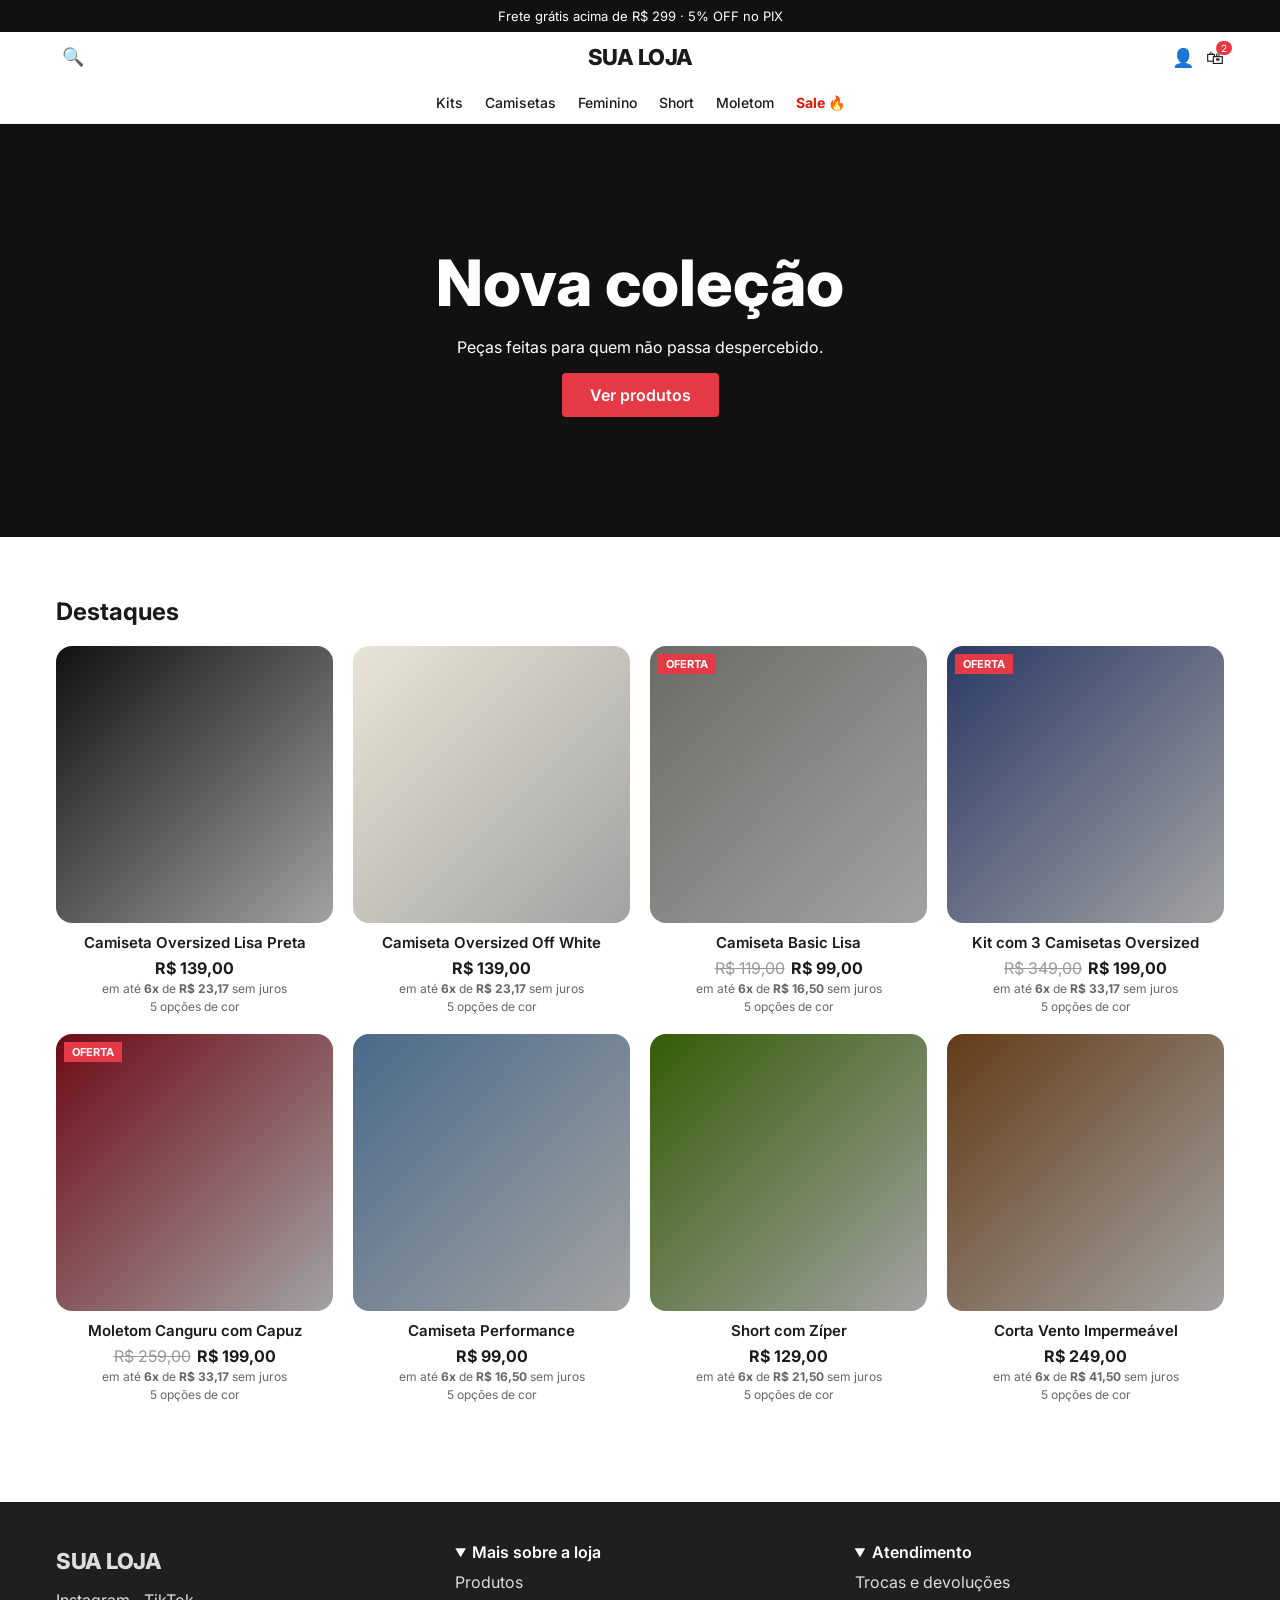
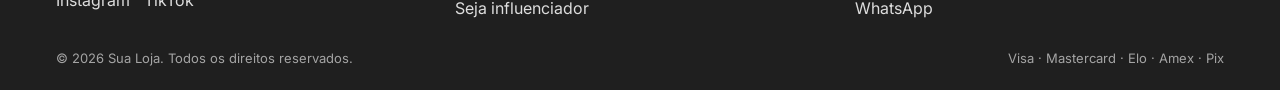
<file: preview/index.html>
<!doctype html><html lang="pt-BR"><head><meta charset="utf-8"><meta name="viewport" content="width=device-width,initial-scale=1"><title>Home</title><link href="https://fonts.googleapis.com/css2?family=Inter:wght@400;600;800&display=swap" rel="stylesheet"><link rel="stylesheet" href="style.css"></head><body><div class="announcement">Frete grátis acima de R$ 299 · 5% OFF no PIX</div>
<header class="header"><div class="container header-inner"><div class="header-start"><button class="icon-btn">🔍</button><button class="icon-btn menu-toggle">☰</button></div>
<a class="logo" href="#">SUA LOJA</a>
<nav class="nav"><ul><li><a href="#">Kits</a></li><li class="has-sub"><a href="#">Camisetas</a><ul class="sub"><li><a href="#">Oversized</a></li><li><a href="#">Básica</a></li><li><a href="#">Manga Longa</a></li></ul></li><li><a href="#">Feminino</a></li><li><a href="#">Short</a></li><li><a href="#">Moletom</a></li><li><a href="#" style="color:#e11900;font-weight:700">Sale 🔥</a></li></ul></nav>
<div class="header-end"><a class="icon-btn">👤</a><a class="icon-btn">🛍<span class="cart-count">2</span></a></div></div></header><main><section class="hero"><div class="container"><h1>Nova coleção</h1><p>Peças feitas para quem não passa despercebido.</p><a class="btn" href="colecao.html">Ver produtos</a></div></section>
<section class="container section"><h2>Destaques</h2><div class="grid cols-4"><article class="product-card"><a class="product-media" href="#"><div style="width:100%;height:100%;background:linear-gradient(135deg,#111,#00000055)"></div></a>
<div class="product-body"><h3><a href="#">Camiseta Oversized Lisa Preta</a></h3><div class="price"><strong>R$ 139,00</strong></div><small class="installments">em até <b>6x</b> de <b>R$ 23,17</b> sem juros</small><small class="variants">5 opções de cor</small></div></article>
<article class="product-card"><a class="product-media" href="#"><div style="width:100%;height:100%;background:linear-gradient(135deg,#e8e4d6,#00000055)"></div></a>
<div class="product-body"><h3><a href="#">Camiseta Oversized Off White</a></h3><div class="price"><strong>R$ 139,00</strong></div><small class="installments">em até <b>6x</b> de <b>R$ 23,17</b> sem juros</small><small class="variants">5 opções de cor</small></div></article>
<article class="product-card"><a class="product-media" href="#"><div style="width:100%;height:100%;background:linear-gradient(135deg,#6b6b66,#00000055)"></div><span class="badge">OFERTA</span></a>
<div class="product-body"><h3><a href="#">Camiseta Basic Lisa</a></h3><div class="price"><s>R$ 119,00</s><strong>R$ 99,00</strong></div><small class="installments">em até <b>6x</b> de <b>R$ 16,50</b> sem juros</small><small class="variants">5 opções de cor</small></div></article>
<article class="product-card"><a class="product-media" href="#"><div style="width:100%;height:100%;background:linear-gradient(135deg,#2b3a67,#00000055)"></div><span class="badge">OFERTA</span></a>
<div class="product-body"><h3><a href="#">Kit com 3 Camisetas Oversized</a></h3><div class="price"><s>R$ 349,00</s><strong>R$ 199,00</strong></div><small class="installments">em até <b>6x</b> de <b>R$ 33,17</b> sem juros</small><small class="variants">5 opções de cor</small></div></article>
<article class="product-card"><a class="product-media" href="#"><div style="width:100%;height:100%;background:linear-gradient(135deg,#6e0b17,#00000055)"></div><span class="badge">OFERTA</span></a>
<div class="product-body"><h3><a href="#">Moletom Canguru com Capuz</a></h3><div class="price"><s>R$ 259,00</s><strong>R$ 199,00</strong></div><small class="installments">em até <b>6x</b> de <b>R$ 33,17</b> sem juros</small><small class="variants">5 opções de cor</small></div></article>
<article class="product-card"><a class="product-media" href="#"><div style="width:100%;height:100%;background:linear-gradient(135deg,#4a6a8a,#00000055)"></div></a>
<div class="product-body"><h3><a href="#">Camiseta Performance</a></h3><div class="price"><strong>R$ 99,00</strong></div><small class="installments">em até <b>6x</b> de <b>R$ 16,50</b> sem juros</small><small class="variants">5 opções de cor</small></div></article>
<article class="product-card"><a class="product-media" href="#"><div style="width:100%;height:100%;background:linear-gradient(135deg,#345c06,#00000055)"></div></a>
<div class="product-body"><h3><a href="#">Short com Zíper</a></h3><div class="price"><strong>R$ 129,00</strong></div><small class="installments">em até <b>6x</b> de <b>R$ 21,50</b> sem juros</small><small class="variants">5 opções de cor</small></div></article>
<article class="product-card"><a class="product-media" href="#"><div style="width:100%;height:100%;background:linear-gradient(135deg,#643b17,#00000055)"></div></a>
<div class="product-body"><h3><a href="#">Corta Vento Impermeável</a></h3><div class="price"><strong>R$ 249,00</strong></div><small class="installments">em até <b>6x</b> de <b>R$ 41,50</b> sem juros</small><small class="variants">5 opções de cor</small></div></article></div></section></main><footer class="footer"><div class="container footer-grid"><div class="footer-brand"><a class="logo" href="#">SUA LOJA</a><ul class="social"><li>Instagram</li><li>TikTok</li></ul></div>
<details open class="footer-col"><summary>Mais sobre a loja</summary><a href="#">Produtos</a><a href="#">Seja influenciador</a></details>
<details open class="footer-col"><summary>Atendimento</summary><a href="#">Trocas e devoluções</a><a href="#">WhatsApp</a></details></div>
<div class="container copyright"><span>© 2026 Sua Loja. Todos os direitos reservados.</span><span class="payments">Visa · Mastercard · Elo · Amex · Pix</span></div></footer></body></html>
</file>
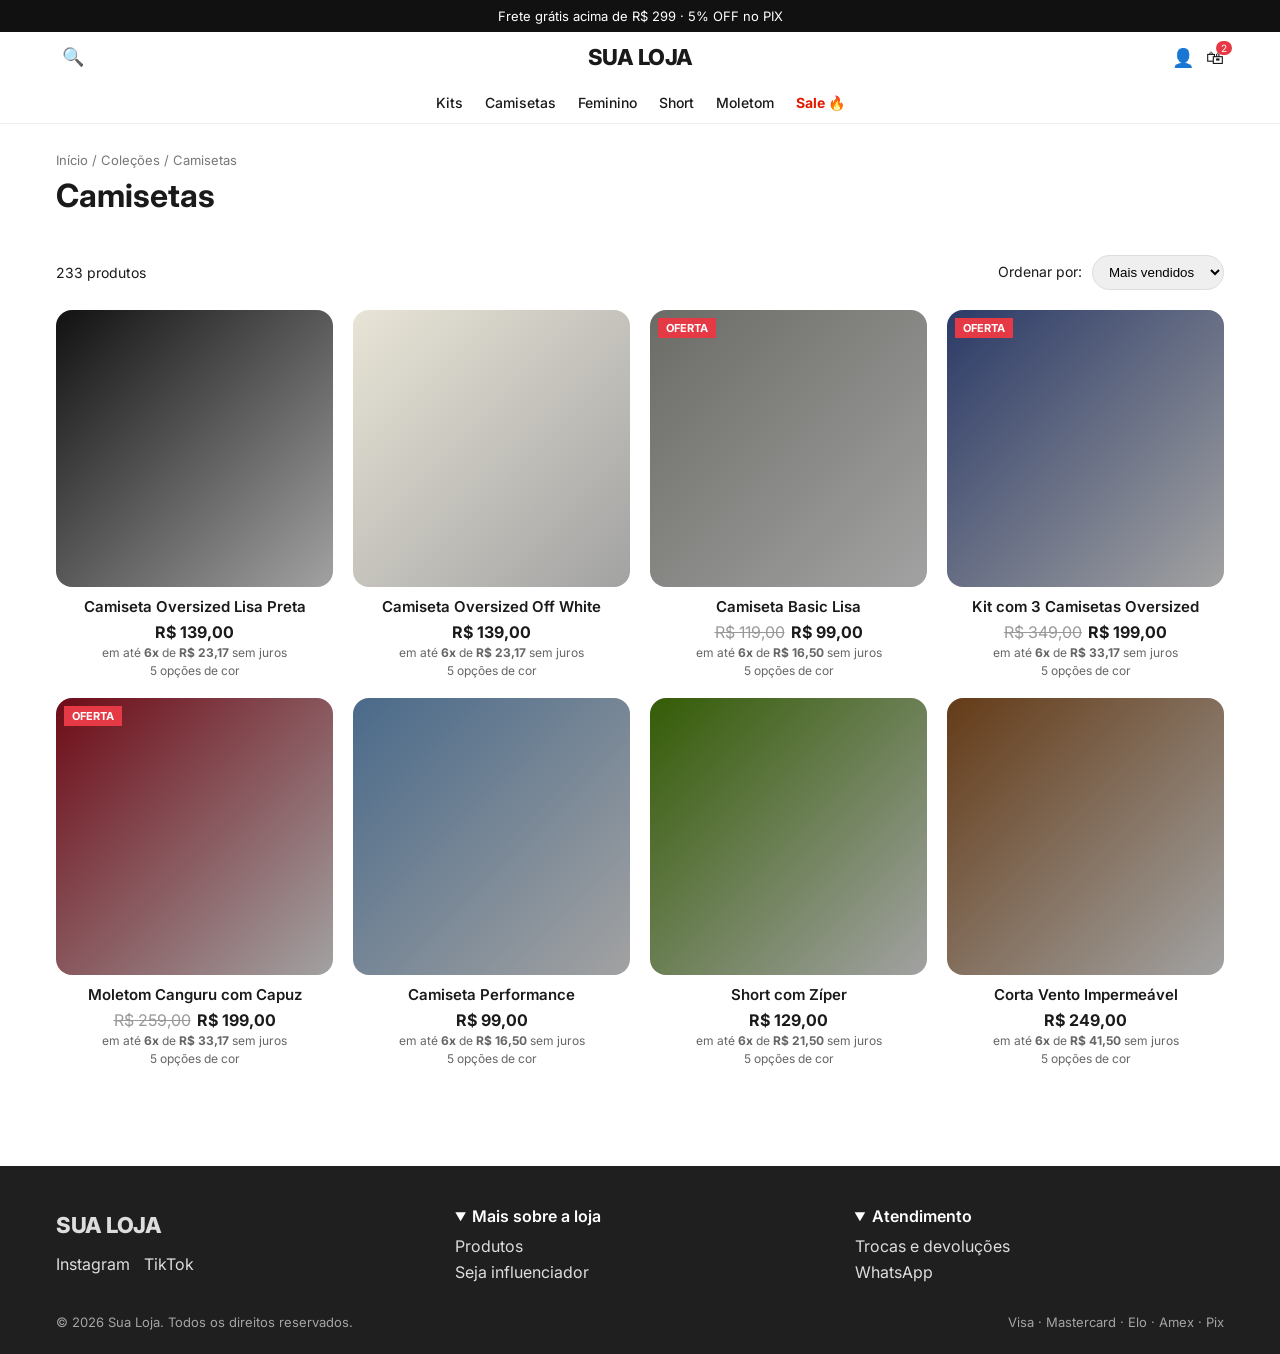
<file: preview/colecao.html>
<!doctype html><html lang="pt-BR"><head><meta charset="utf-8"><meta name="viewport" content="width=device-width,initial-scale=1"><title>Coleção</title><link href="https://fonts.googleapis.com/css2?family=Inter:wght@400;600;800&display=swap" rel="stylesheet"><link rel="stylesheet" href="style.css"></head><body><div class="announcement">Frete grátis acima de R$ 299 · 5% OFF no PIX</div>
<header class="header"><div class="container header-inner"><div class="header-start"><button class="icon-btn">🔍</button><button class="icon-btn menu-toggle">☰</button></div>
<a class="logo" href="#">SUA LOJA</a>
<nav class="nav"><ul><li><a href="#">Kits</a></li><li class="has-sub"><a href="#">Camisetas</a><ul class="sub"><li><a href="#">Oversized</a></li><li><a href="#">Básica</a></li><li><a href="#">Manga Longa</a></li></ul></li><li><a href="#">Feminino</a></li><li><a href="#">Short</a></li><li><a href="#">Moletom</a></li><li><a href="#" style="color:#e11900;font-weight:700">Sale 🔥</a></li></ul></nav>
<div class="header-end"><a class="icon-btn">👤</a><a class="icon-btn">🛍<span class="cart-count">2</span></a></div></div></header><main><section class="banner-collection"><div class="container"><nav class="breadcrumb">Início / Coleções / <span>Camisetas</span></nav><h1>Camisetas</h1></div></section>
<section class="container section"><div class="toolbar"><span>233 produtos</span><label>Ordenar por: <select><option>Mais vendidos</option></select></label></div><div class="grid cols-4"><article class="product-card"><a class="product-media" href="#"><div style="width:100%;height:100%;background:linear-gradient(135deg,#111,#00000055)"></div></a>
<div class="product-body"><h3><a href="#">Camiseta Oversized Lisa Preta</a></h3><div class="price"><strong>R$ 139,00</strong></div><small class="installments">em até <b>6x</b> de <b>R$ 23,17</b> sem juros</small><small class="variants">5 opções de cor</small></div></article>
<article class="product-card"><a class="product-media" href="#"><div style="width:100%;height:100%;background:linear-gradient(135deg,#e8e4d6,#00000055)"></div></a>
<div class="product-body"><h3><a href="#">Camiseta Oversized Off White</a></h3><div class="price"><strong>R$ 139,00</strong></div><small class="installments">em até <b>6x</b> de <b>R$ 23,17</b> sem juros</small><small class="variants">5 opções de cor</small></div></article>
<article class="product-card"><a class="product-media" href="#"><div style="width:100%;height:100%;background:linear-gradient(135deg,#6b6b66,#00000055)"></div><span class="badge">OFERTA</span></a>
<div class="product-body"><h3><a href="#">Camiseta Basic Lisa</a></h3><div class="price"><s>R$ 119,00</s><strong>R$ 99,00</strong></div><small class="installments">em até <b>6x</b> de <b>R$ 16,50</b> sem juros</small><small class="variants">5 opções de cor</small></div></article>
<article class="product-card"><a class="product-media" href="#"><div style="width:100%;height:100%;background:linear-gradient(135deg,#2b3a67,#00000055)"></div><span class="badge">OFERTA</span></a>
<div class="product-body"><h3><a href="#">Kit com 3 Camisetas Oversized</a></h3><div class="price"><s>R$ 349,00</s><strong>R$ 199,00</strong></div><small class="installments">em até <b>6x</b> de <b>R$ 33,17</b> sem juros</small><small class="variants">5 opções de cor</small></div></article>
<article class="product-card"><a class="product-media" href="#"><div style="width:100%;height:100%;background:linear-gradient(135deg,#6e0b17,#00000055)"></div><span class="badge">OFERTA</span></a>
<div class="product-body"><h3><a href="#">Moletom Canguru com Capuz</a></h3><div class="price"><s>R$ 259,00</s><strong>R$ 199,00</strong></div><small class="installments">em até <b>6x</b> de <b>R$ 33,17</b> sem juros</small><small class="variants">5 opções de cor</small></div></article>
<article class="product-card"><a class="product-media" href="#"><div style="width:100%;height:100%;background:linear-gradient(135deg,#4a6a8a,#00000055)"></div></a>
<div class="product-body"><h3><a href="#">Camiseta Performance</a></h3><div class="price"><strong>R$ 99,00</strong></div><small class="installments">em até <b>6x</b> de <b>R$ 16,50</b> sem juros</small><small class="variants">5 opções de cor</small></div></article>
<article class="product-card"><a class="product-media" href="#"><div style="width:100%;height:100%;background:linear-gradient(135deg,#345c06,#00000055)"></div></a>
<div class="product-body"><h3><a href="#">Short com Zíper</a></h3><div class="price"><strong>R$ 129,00</strong></div><small class="installments">em até <b>6x</b> de <b>R$ 21,50</b> sem juros</small><small class="variants">5 opções de cor</small></div></article>
<article class="product-card"><a class="product-media" href="#"><div style="width:100%;height:100%;background:linear-gradient(135deg,#643b17,#00000055)"></div></a>
<div class="product-body"><h3><a href="#">Corta Vento Impermeável</a></h3><div class="price"><strong>R$ 249,00</strong></div><small class="installments">em até <b>6x</b> de <b>R$ 41,50</b> sem juros</small><small class="variants">5 opções de cor</small></div></article></div></section></main><footer class="footer"><div class="container footer-grid"><div class="footer-brand"><a class="logo" href="#">SUA LOJA</a><ul class="social"><li>Instagram</li><li>TikTok</li></ul></div>
<details open class="footer-col"><summary>Mais sobre a loja</summary><a href="#">Produtos</a><a href="#">Seja influenciador</a></details>
<details open class="footer-col"><summary>Atendimento</summary><a href="#">Trocas e devoluções</a><a href="#">WhatsApp</a></details></div>
<div class="container copyright"><span>© 2026 Sua Loja. Todos os direitos reservados.</span><span class="payments">Visa · Mastercard · Elo · Amex · Pix</span></div></footer></body></html>
</file>
<file: preview/style.css>
:root{--primary:#111111;--accent:#e63946;--bg:#ffffff;--text:#1a1a1a}
*{box-sizing:border-box}body{margin:0;font-family:Inter,system-ui,sans-serif;background:var(--bg);color:var(--text)}
a{color:inherit;text-decoration:none}img{max-width:100%;display:block}
.container{max-width:1200px;margin:0 auto;padding:0 16px}.section{padding:40px 16px}.narrow{max-width:760px}.center{text-align:center}
.announcement{background:var(--primary);color:#fff;text-align:center;padding:8px;font-size:13px}
.header{border-bottom:1px solid #eee;position:sticky;top:0;background:var(--bg);z-index:10}
.header-inner{display:flex;align-items:center;gap:20px;height:64px}
.logo{font-weight:800;font-size:22px;letter-spacing:-.5px}.logo img{max-height:44px}
.nav{display:flex;gap:18px;flex:1}.nav a:hover{color:var(--accent)}
.search input{padding:8px 12px;border:1px solid #ddd;border-radius:999px}
.menu-toggle{display:none;background:none;border:0;font-size:22px}
.hero{background:var(--primary) center/cover;color:#fff;padding:120px 0;text-align:center}
.hero h1{font-size:clamp(32px,6vw,64px);margin:0 0 12px;font-weight:800}
.btn{display:inline-block;background:var(--primary);color:#fff;padding:12px 28px;border:0;border-radius:4px;font-weight:600;cursor:pointer}
.hero .btn{background:var(--accent)}.btn.accent{background:var(--accent)}.btn[disabled]{opacity:.5}
.grid{display:grid;gap:20px}.cols-2{grid-template-columns:repeat(2,1fr)}.cols-3{grid-template-columns:repeat(3,1fr)}.cols-4{grid-template-columns:repeat(4,1fr)}
.product-img{position:relative;aspect-ratio:3/4;background:#f3f3f3;overflow:hidden}.product-img img{width:100%;height:100%;object-fit:cover}
.badge{position:absolute;top:8px;left:8px;background:var(--accent);color:#fff;font-size:11px;padding:3px 8px;font-weight:700}
.product-card h3{font-size:15px;margin:10px 0 4px;font-weight:600}.price s{color:#999;margin-right:6px}
.product-page{display:grid;grid-template-columns:1.2fr 1fr;gap:40px}.product-gallery{display:grid;gap:12px}
.product-info form{display:grid;gap:12px;margin:20px 0}.product-info select,.product-info input[type=number]{padding:10px;border:1px solid #ddd}
.price.big{font-size:26px}
.cart-row{display:grid;grid-template-columns:80px 1fr 80px 100px;gap:16px;align-items:center;padding:12px 0;border-bottom:1px solid #eee}
.cart-total{text-align:right;font-size:20px}
.footer{background:var(--primary);color:#ddd;margin-top:60px;padding-top:40px}
.footer-grid{display:grid;grid-template-columns:repeat(3,1fr);gap:30px}.footer a{display:block;margin:6px 0}
.copyright{padding:24px 16px;font-size:13px;opacity:.7}
@media(max-width:800px){.cols-3,.cols-4{grid-template-columns:repeat(2,1fr)}.product-page,.footer-grid{grid-template-columns:1fr}
.menu-toggle{display:block}.nav{display:none;position:absolute;top:64px;left:0;right:0;background:var(--bg);flex-direction:column;padding:16px}.nav.open{display:flex}.search{display:none}}

/* header estilo "centro" com menu em dropdown */
.header-inner{display:grid;grid-template-columns:1fr auto 1fr;gap:16px}
.header-start,.header-end{display:flex;gap:12px;align-items:center}.header-end{justify-content:flex-end}
.icon-btn{background:none;border:0;font-size:18px;cursor:pointer;position:relative}
.cart-count{position:absolute;top:-6px;right:-8px;background:var(--accent);color:#fff;border-radius:99px;font-size:10px;padding:1px 5px}
.nav{grid-column:1/-1;order:3;justify-content:center}.nav ul{list-style:none;margin:0;padding:0;display:flex;gap:22px;flex-wrap:wrap;justify-content:center}
.nav li{position:relative}.nav a{font-weight:500;font-size:14px;display:block;padding:8px 0}
.nav .sub{display:none;position:absolute;top:100%;left:0;min-width:200px;background:var(--bg);border:1px solid #eee;border-radius:12px;padding:10px 16px;flex-direction:column;gap:2px;z-index:20}
.nav .sub .sub{top:0;left:100%}.nav li:hover>.sub{display:flex}
.header-inner{height:auto;padding-top:12px;padding-bottom:4px}
.search-panel{border-top:1px solid #eee;padding:12px 0}.search-panel input{width:100%;padding:12px;border:1px solid #ddd;border-radius:999px}
/* coleção */
.banner-collection{padding:28px 0 0}.banner-collection h1{margin:8px 0 0;font-size:32px}.breadcrumb{font-size:13px;color:#777}
.toolbar{display:flex;justify-content:space-between;align-items:center;margin-bottom:20px;font-size:14px}
.toolbar select{padding:8px 12px;border:1px solid #ddd;border-radius:999px;margin-left:6px}
.product-card{border-radius:16px}
.product-media{position:relative;display:block;aspect-ratio:1/1;background:#f3f3f3;border-radius:16px;overflow:hidden}
.product-media img{width:100%;height:100%;object-fit:cover}
.product-media .hover-img{position:absolute;inset:0;opacity:0;transition:opacity .25s}.product-media:hover .hover-img{opacity:1}
.product-body{text-align:center;padding-top:10px}.product-body h3{font-size:15px;font-weight:600;margin:0 0 6px}
.installments,.variants{display:block;color:#666;margin-top:3px;font-size:12px}
.footer{background:#1f1f1f}.footer-col summary{font-weight:600;color:#fff;cursor:pointer;margin-bottom:10px}
.copyright{display:flex;justify-content:space-between;gap:12px;flex-wrap:wrap}
.social{list-style:none;display:flex;gap:14px;padding:0}
@media(max-width:800px){.nav{display:none}.nav.open{display:block;position:static}.nav ul{flex-direction:column;align-items:flex-start}
.nav .sub{position:static;display:flex;border:0;padding:0 0 0 12px}.header-inner{grid-template-columns:1fr auto 1fr}}
</file>
